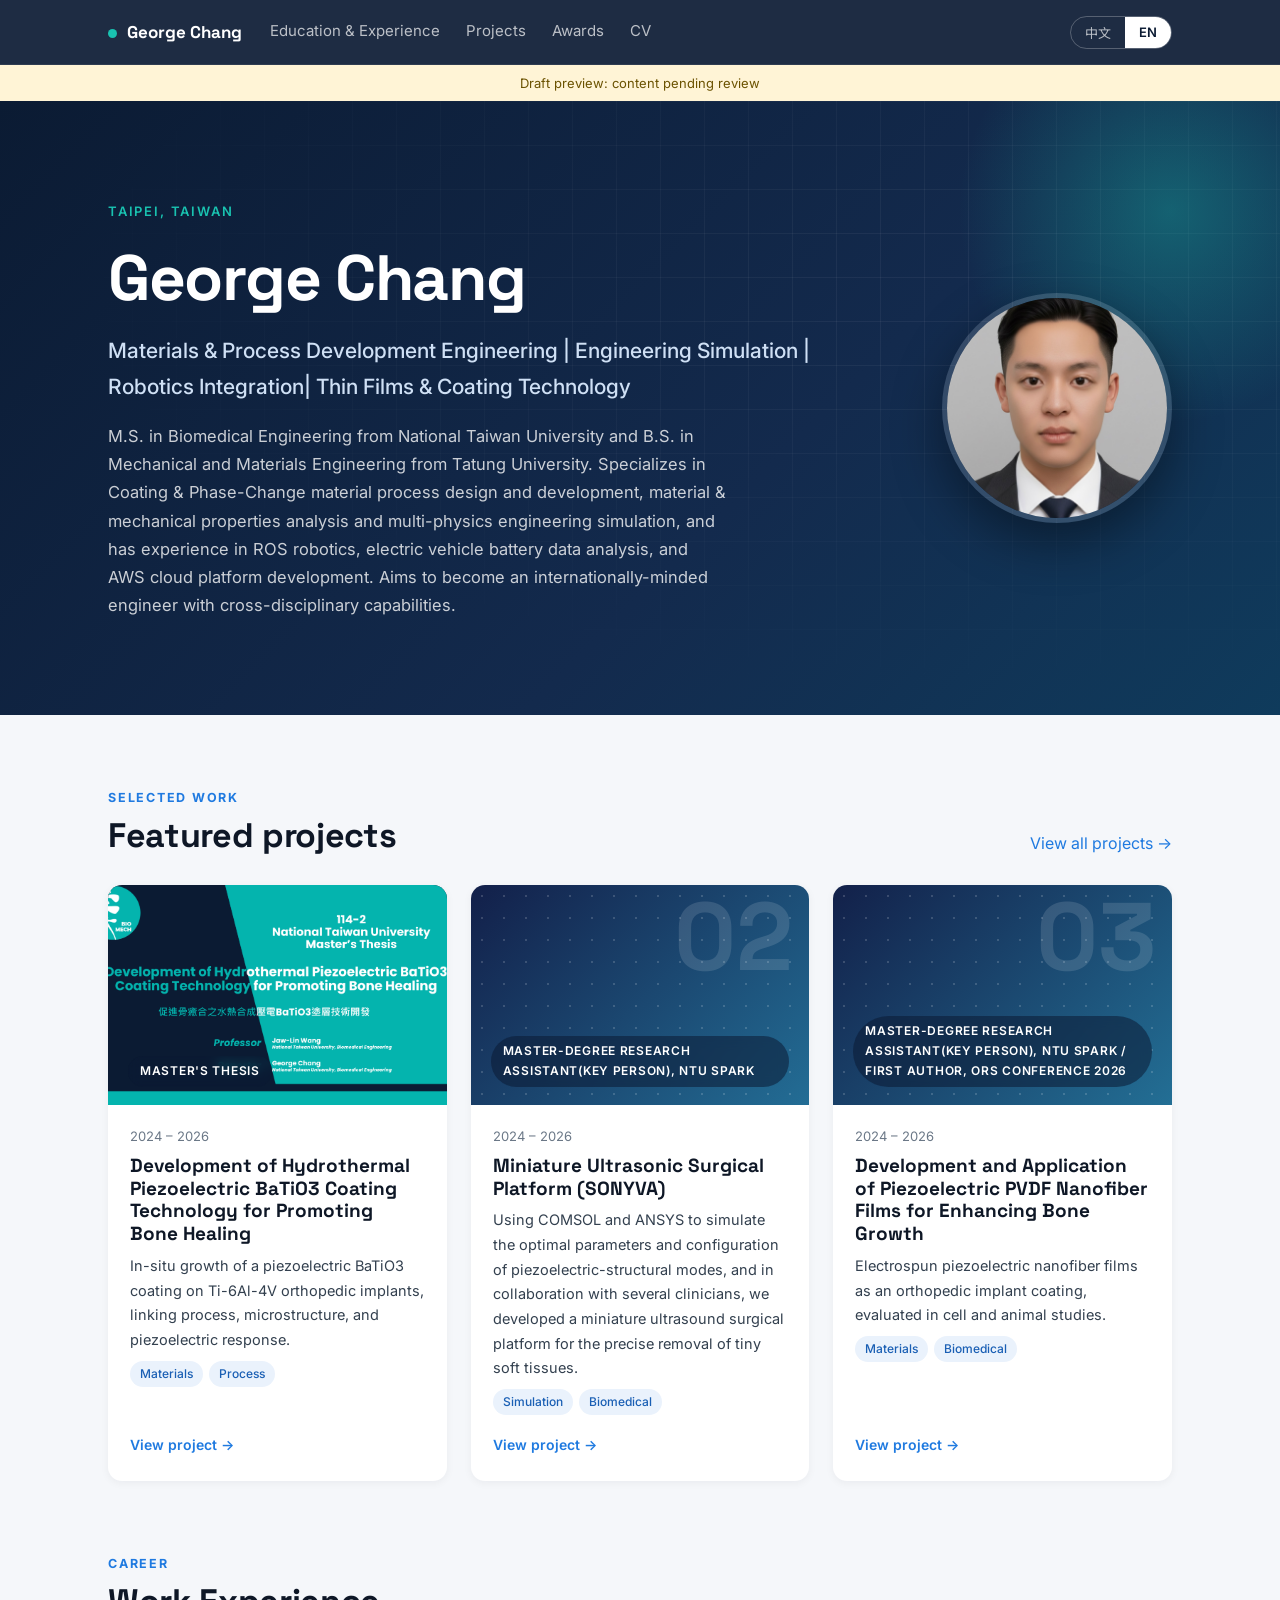
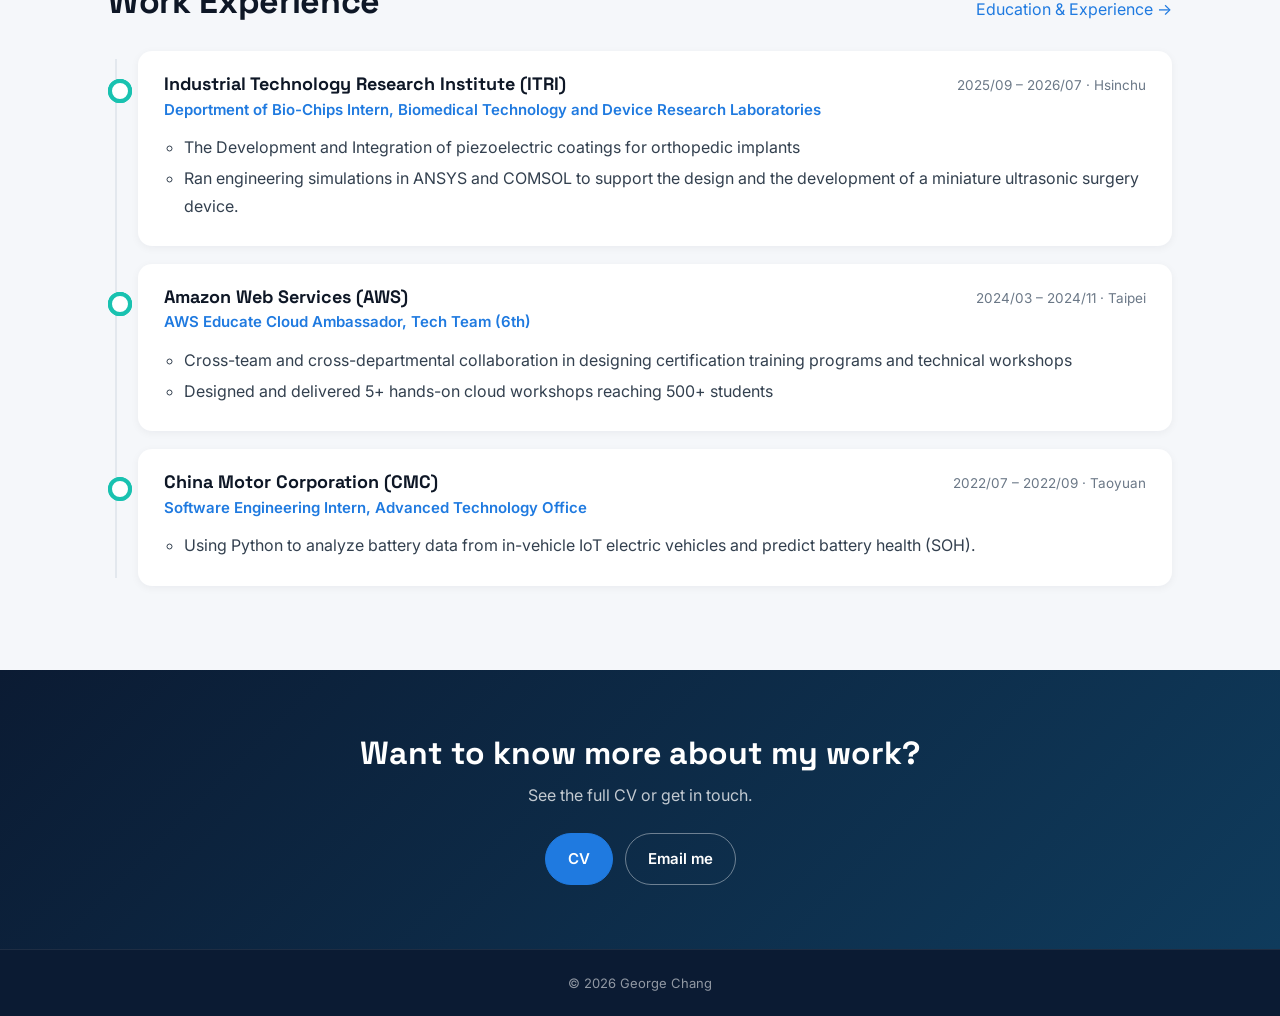
<file: index.html>
<!DOCTYPE html>
<html lang="en">
<head>
<meta charset="utf-8">
<meta name="viewport" content="width=device-width, initial-scale=1">
<title>George Chang 張家誌 | Materials & Process Development Engineer</title>
<link rel="icon" href="data:image/svg+xml,%3Csvg xmlns=%27http://www.w3.org/2000/svg%27 viewBox=%270 0 64 64%27%3E%3Crect width=%2764%27 height=%2764%27 rx=%2714%27 fill=%27%230b1b33%27/%3E%3Ccircle cx=%2732%27 cy=%2732%27 r=%2711%27 fill=%27%2319c2b0%27/%3E%3C/svg%3E">
<meta name="description" content="George Chang — materials and process development engineer. Coating process development, materials characterization, multiphysics simulation, and robotics.">
<meta property="og:title" content="George Chang | Materials & Process Development Engineer">
<meta property="og:description" content="Projects, experience, and CV of George Chang (張家誌).">
<meta property="og:type" content="website">
<link rel="preconnect" href="https://fonts.googleapis.com">
<link rel="preconnect" href="https://fonts.gstatic.com" crossorigin>
<link href="https://fonts.googleapis.com/css2?family=Inter:wght@400;500;600&family=Noto+Sans+TC:wght@400;500;700&family=Space+Grotesk:wght@500;700&display=swap" rel="stylesheet">
<link rel="stylesheet" href="assets/css/style.css">
</head>
<body>
<header class="top no-print"><div class="wrap">
  <a class="brand" href="#/" id="brand"></a>
  <nav id="nav"></nav>
  <div class="langsw" role="group" aria-label="Language">
    <button type="button" data-lang="zh">中文</button><button type="button" data-lang="en">EN</button>
  </div>
</div></header>
<div id="draft" class="draft no-print" hidden></div>
<main id="app"></main>
<footer class="foot no-print"><div class="wrap" id="foot"></div></footer>
<script src="assets/vendor/js-yaml.min.js"></script>
<script src="assets/js/labels.js"></script>
<script src="assets/vendor/marked.min.js"></script>
<script src="assets/js/app.js"></script>
</body>
</html>
</file>
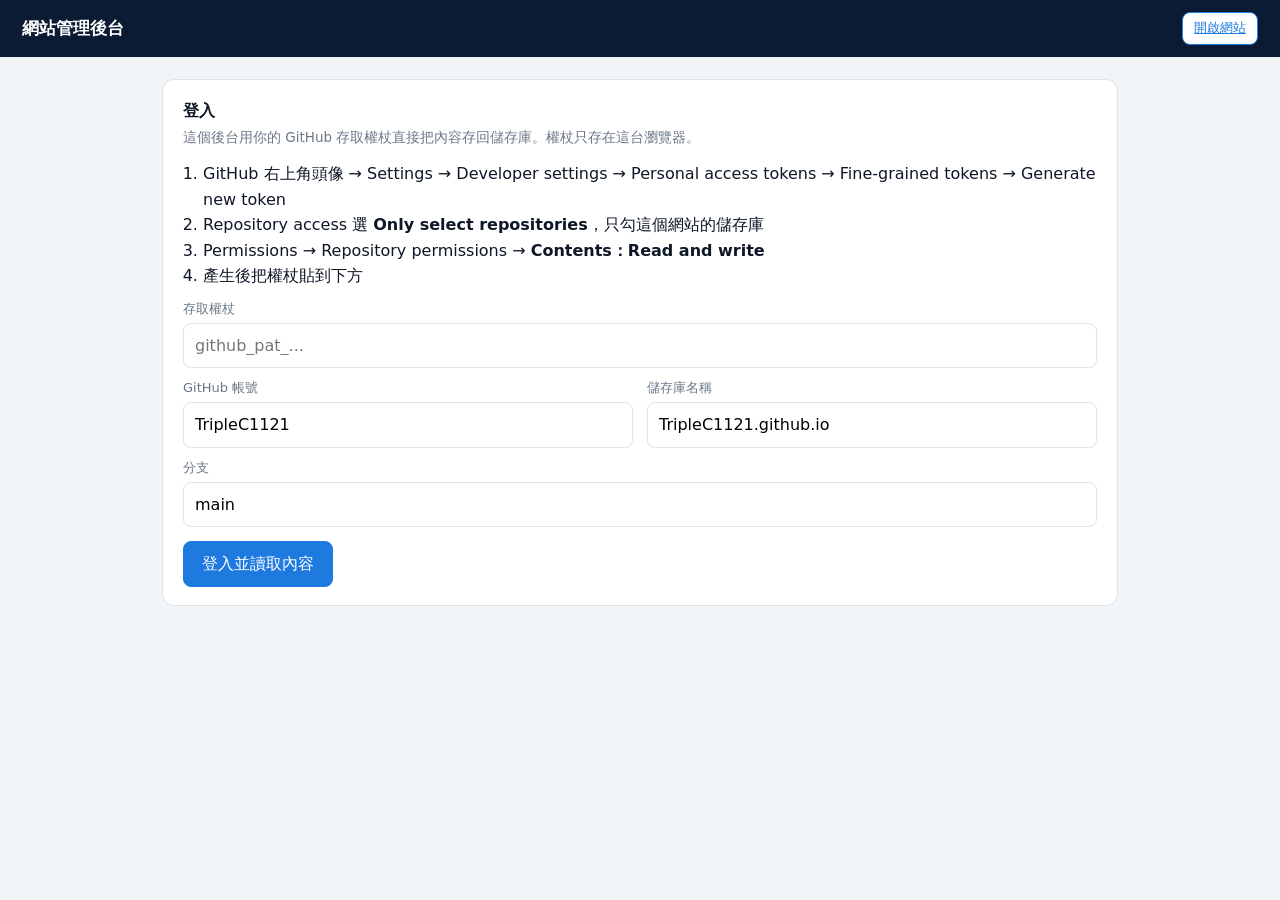
<file: admin.html>
<!DOCTYPE html>
<html lang="zh-Hant">
<head>
<meta charset="utf-8">
<meta name="viewport" content="width=device-width, initial-scale=1">
<meta name="robots" content="noindex">
<title>網站管理後台</title>
<style>
:root{--ink:#0e1726;--muted:#6b7887;--line:#dde3ea;--bg:#f2f5f8;--accent:#1f7ae0;--navy:#0b1b33;--ok:#12805c;--bad:#b3261e}
*{box-sizing:border-box}body{margin:0;font-family:"Noto Sans TC","PingFang TC","Microsoft JhengHei",system-ui,sans-serif;background:var(--bg);color:var(--ink);line-height:1.6}
header{position:sticky;top:0;z-index:9;background:var(--navy);color:#fff;display:flex;align-items:center;gap:14px;padding:12px 22px;flex-wrap:wrap}
header b{font-size:17px}header .sp{flex:1}#status{font-size:14px;color:#cfe0f5}
main{max-width:1000px;margin:0 auto;padding:22px}
.tabs{display:flex;gap:6px;flex-wrap:wrap;margin-bottom:18px}
.tabs button{font:inherit;padding:9px 18px;border-radius:999px;border:1px solid var(--line);background:#fff;cursor:pointer}
.tabs button.on{background:var(--navy);color:#fff;border-color:var(--navy)}
.box{background:#fff;border:1px solid var(--line);border-radius:12px;padding:18px 20px;margin-bottom:16px}
.box>h3{margin:0 0 4px;font-size:16px}.hint{color:var(--muted);font-size:13.5px;margin:0 0 12px}
label{display:block;font-size:13px;color:var(--muted);margin:10px 0 3px}
input[type=text],input[type=password],textarea,select{width:100%;font:inherit;padding:9px 11px;border:1px solid var(--line);border-radius:8px;background:#fff}
textarea{min-height:84px;resize:vertical}textarea.tall{min-height:260px;font-family:ui-monospace,Consolas,monospace;font-size:13.5px}
.two{display:grid;grid-template-columns:1fr 1fr;gap:14px}@media(max-width:700px){.two{grid-template-columns:1fr}}
.btn{font:inherit;padding:9px 18px;border-radius:8px;border:1px solid var(--accent);background:var(--accent);color:#fff;cursor:pointer}
.btn.w{background:#fff;color:var(--accent)}.btn.d{background:#fff;color:var(--bad);border-color:#e7b9b5}.btn.s{padding:5px 11px;font-size:13px}
.btn:disabled{opacity:.5;cursor:default}
.itemhead{display:flex;align-items:center;gap:8px;cursor:pointer}.itemhead b{flex:1}
.media{display:grid;grid-template-columns:repeat(auto-fill,minmax(210px,1fr));gap:12px;margin-top:12px}
.m{border:1px solid var(--line);border-radius:10px;overflow:hidden;background:#fafbfc}
.m .th{height:130px;background:#e9eef4 center/contain no-repeat;display:flex;align-items:center;justify-content:center;font-size:13px;color:var(--muted);word-break:break-all;padding:8px;text-align:center}
.m .in{padding:8px 10px}.m input{font-size:13px;padding:6px 8px;margin-bottom:5px}.m .row{display:flex;gap:5px;flex-wrap:wrap}
.m.cover{border:2px solid var(--accent)}
.drop{border:2px dashed #b9c6d6;border-radius:10px;padding:22px;text-align:center;color:var(--muted);background:#f8fafc;cursor:pointer}
.drop.over{border-color:var(--accent);background:#eaf2fc}
.chk{display:flex;align-items:center;gap:8px;margin:10px 0 0;color:var(--ink);font-size:14px}.chk input{width:auto}
.doc{margin-top:8px}.blk{border:1px solid var(--line);border-left:4px solid #b9c6d6;border-radius:10px;padding:10px 14px 14px;background:#fff}.blk.t-h{border-left-color:#0b1b33}.blk.t-image,.blk.t-video,.blk.t-file{border-left-color:#19c2b0}.blk.t-callout{border-left-color:#f2a93b}
.blk .bar{display:flex;align-items:center;gap:6px;margin-bottom:8px}.blk .ty{font-size:12px;font-weight:700;letter-spacing:.06em;color:var(--muted)}.blk.t-h input{font-weight:700;font-size:16px}
.ins{display:flex;align-items:center;gap:6px;flex-wrap:wrap;padding:6px 4px;opacity:.35;transition:opacity .15s;font-size:13px;color:var(--muted)}.ins:hover{opacity:1}
.grip{cursor:grab;font-size:18px;color:#8a97a6;padding:0 6px;user-select:none}.grip:active{cursor:grabbing}.blk.dropto{outline:2px dashed var(--accent);outline-offset:3px}
.m .fname{font-size:12px;color:var(--muted);word-break:break-all;margin-bottom:6px}
.layout{display:flex;gap:14px;flex-wrap:wrap;margin-top:10px}.ctl{flex:1;min-width:180px}.ctl label b{color:var(--ink)}.ctl input[type=range]{width:100%}
.minilabel{font-size:12px;color:var(--muted);margin:12px 0 4px}
.mini{border:1px dashed #b9c6d6;border-radius:8px;padding:10px;background:#fff}
.mfig .row{display:flex;gap:6px;align-items:flex-start}.mfig.pics .cell{flex:1 1 0;min-width:0}.mfig img{display:block;width:100%;height:auto;border-radius:6px}
.mfig.crop .row{display:grid;gap:6px}.mfig.crop.c2 .row{grid-template-columns:1fr 1fr}.mfig.crop.c3 .row{grid-template-columns:repeat(3,1fr)}
.pvrow{display:flex;gap:14px;flex-wrap:wrap;align-items:flex-start;margin:6px 0 10px}
.pv-card{width:240px;aspect-ratio:340/220;border-radius:10px}
.pv-hero{min-width:260px;aspect-ratio:1280/360;border-radius:10px;position:relative}.pv-hero span{position:absolute;left:10px;bottom:8px;color:#fff;font-size:12px;background:rgba(11,27,51,.6);padding:2px 8px;border-radius:999px}
ol.steps{padding-left:20px;margin:6px 0}code{background:#eef2f6;padding:1px 6px;border-radius:4px}
</style>
</head>
<body>
<header><b>網站管理後台</b><span id="status"></span><span class="sp"></span>
  <a class="btn w s" href="./" target="_blank">開啟網站</a>
  <button class="btn w s" id="preview" hidden title="開新視窗即時預覽尚未儲存的修改">即時預覽</button>
  <button class="btn" id="save" hidden>儲存並發布</button>
  <button class="btn w s" id="logout" hidden>登出</button>
</header>
<main id="main"></main>
<script src="assets/vendor/js-yaml.min.js"></script>
<script src="assets/js/labels.js"></script>
<script src="assets/js/admin.js"></script>
</body>
</html>
</file>
<file: assets/css/style.css>
:root{--ink:#0e1726;--body:#33404f;--muted:#6b7887;--line:#e3e8ee;--bg:#f5f7fa;--card:#fff;--navy:#0b1b33;--navy2:#132a4d;--accent:#1f7ae0;--accent2:#19c2b0;--warm:#f2a93b;--r:14px;--shadow:0 10px 30px rgba(14,23,38,.08)}
*{box-sizing:border-box}html{scroll-behavior:smooth}
body{margin:0;font-family:"Inter","Noto Sans TC","PingFang TC","Microsoft JhengHei",system-ui,sans-serif;color:var(--body);background:var(--bg);line-height:1.7;-webkit-font-smoothing:antialiased}
h1,h2,h3{font-family:"Space Grotesk","Noto Sans TC","PingFang TC","Microsoft JhengHei",sans-serif;color:var(--ink);line-height:1.2;margin:0}
a{color:var(--accent);text-decoration:none}a:hover{text-decoration:underline}
img{max-width:100%}
.wrap{max-width:1120px;margin:0 auto;padding:0 28px}
/* nav */
.top{position:sticky;top:0;z-index:20;background:rgba(11,27,51,.92);backdrop-filter:blur(10px);border-bottom:1px solid rgba(255,255,255,.08)}
.top .wrap{display:flex;align-items:center;gap:28px;height:64px}
.brand{font-family:"Space Grotesk","Noto Sans TC",sans-serif;font-weight:700;color:#fff;font-size:17px;white-space:nowrap}
.brand:hover{text-decoration:none}.brand i{display:inline-block;width:9px;height:9px;border-radius:50%;background:var(--accent2);margin-right:10px}
nav{display:flex;gap:26px;flex:1}
nav a{color:rgba(255,255,255,.7);font-size:15px;padding:6px 0;border-bottom:2px solid transparent}
nav a:hover{color:#fff;text-decoration:none}nav a.on{color:#fff;border-color:var(--accent2)}
.langsw{display:flex;border:1px solid rgba(255,255,255,.25);border-radius:999px;overflow:hidden}
.langsw button{background:none;border:0;color:rgba(255,255,255,.7);padding:6px 14px;font-size:13px;cursor:pointer;font-family:inherit}
.langsw button.on{background:#fff;color:var(--navy);font-weight:600}
.draft{background:#fff4d6;color:#6b5200;text-align:center;padding:7px 16px;font-size:13px}
/* buttons */
.btn{display:inline-flex;align-items:center;gap:8px;padding:12px 22px;border-radius:999px;border:1.5px solid var(--accent);background:var(--accent);color:#fff;font-size:15px;font-weight:600;cursor:pointer;font-family:inherit;transition:transform .15s,box-shadow .15s}
.btn:hover{text-decoration:none;transform:translateY(-1px);box-shadow:0 6px 18px rgba(31,122,224,.35)}
.btn.line{background:transparent;border-color:rgba(255,255,255,.4);color:#fff}.btn.line:hover{box-shadow:none;border-color:#fff}
.btn.soft{background:#fff;color:var(--accent);border-color:var(--line)}
/* hero */
.hero{position:relative;background:linear-gradient(135deg,var(--navy) 0%,var(--navy2) 60%,#0f3b5c 100%);color:#fff;overflow:hidden}
.hero:before{content:"";position:absolute;inset:0;background-image:linear-gradient(rgba(255,255,255,.05) 1px,transparent 1px),linear-gradient(90deg,rgba(255,255,255,.05) 1px,transparent 1px);background-size:44px 44px;mask-image:radial-gradient(ellipse at 75% 30%,#000 10%,transparent 70%);-webkit-mask-image:radial-gradient(ellipse at 75% 30%,#000 10%,transparent 70%)}
.hero:after{content:"";position:absolute;right:-120px;top:-120px;width:460px;height:460px;border-radius:50%;background:radial-gradient(circle,rgba(25,194,176,.35),transparent 65%)}
.hero .wrap{position:relative;z-index:1;display:grid;grid-template-columns:1fr auto;gap:48px;align-items:center;padding-top:96px;padding-bottom:96px}
.eyebrow{display:inline-block;font-size:13px;letter-spacing:.14em;text-transform:uppercase;color:var(--accent2);font-weight:600;margin-bottom:18px}
.hero h1{color:#fff;font-size:clamp(38px,6vw,64px);letter-spacing:-.02em}
.hero .role{font-size:clamp(17px,2.2vw,21px);color:#cfe0f5;margin:16px 0 18px;font-weight:500}
.hero p.sum{max-width:620px;color:rgba(255,255,255,.78);font-size:16.5px;margin:0}
.hero .actions{display:flex;gap:12px;flex-wrap:wrap;margin-top:30px}
.portrait{width:230px;height:230px;border-radius:50%;object-fit:cover;border:5px solid rgba(255,255,255,.14);box-shadow:0 20px 50px rgba(0,0,0,.4)}
.portrait.ph{display:flex;align-items:center;justify-content:center;background:rgba(255,255,255,.07);font-family:"Space Grotesk",sans-serif;font-size:72px;font-weight:700;color:rgba(255,255,255,.55)}
/* stats */
.stats{display:grid;grid-template-columns:repeat(auto-fit,minmax(220px,1fr));gap:18px;margin-top:-46px;position:relative;z-index:2}
.stat{background:var(--card);border-radius:var(--r);padding:22px 24px;box-shadow:var(--shadow);border-top:3px solid var(--accent2)}
.stat b{display:block;font-family:"Space Grotesk","Noto Sans TC",sans-serif;font-size:28px;color:var(--ink);line-height:1.2}
.stat span{font-size:14px;color:var(--muted)}
/* sections */
section.block{padding:72px 0 0}
.sec-head{display:flex;justify-content:space-between;align-items:flex-end;gap:16px;margin-bottom:28px}
.sec-head h2{font-size:clamp(26px,3.4vw,34px);letter-spacing:-.01em}
.sec-head .k{display:block;font-size:12.5px;letter-spacing:.14em;text-transform:uppercase;color:var(--accent);font-weight:700;margin-bottom:8px}
.page-head{background:linear-gradient(135deg,var(--navy),var(--navy2));color:#fff;padding:56px 0 60px}
.page-head h1{color:#fff;font-size:clamp(32px,5vw,46px)}.page-head p{color:rgba(255,255,255,.75);margin:10px 0 0;max-width:680px}
/* project cards */
.grid{display:grid;grid-template-columns:repeat(auto-fill,minmax(310px,1fr));gap:24px}
.grid.feat{grid-template-columns:repeat(6,1fr)}
.grid.feat .card{grid-column:span 2}
.card{display:flex;flex-direction:column;background:var(--card);border-radius:var(--r);overflow:hidden;color:var(--body);box-shadow:0 2px 8px rgba(14,23,38,.05);transition:transform .2s,box-shadow .2s}
.card:hover{text-decoration:none;transform:translateY(-4px);box-shadow:var(--shadow)}
.cover{position:relative;height:200px;background-size:cover;background-position:center;display:flex;align-items:flex-end;padding:18px 20px;color:#fff;overflow:hidden}
.grid.feat .cover{height:220px}
.cover.gen:before{content:"";position:absolute;inset:0;background-image:radial-gradient(rgba(255,255,255,.16) 1.5px,transparent 1.5px);background-size:22px 22px}
.cover.gen .num{position:absolute;right:16px;top:4px;font-family:"Space Grotesk",sans-serif;font-size:96px;font-weight:700;color:rgba(255,255,255,.13);line-height:1}
.cover .chip{position:relative;font-size:12px;font-weight:600;letter-spacing:.06em;text-transform:uppercase;background:rgba(11,27,51,.55);backdrop-filter:blur(6px);padding:5px 12px;border-radius:999px}
.card .body{padding:20px 22px 24px;display:flex;flex-direction:column;gap:8px;flex:1}
.card h3{font-size:19px}.card .when{font-size:13px;color:var(--muted)}.card p{margin:0;font-size:14.5px}
.card .go{margin-top:auto;padding-top:10px;font-size:14px;font-weight:600;color:var(--accent)}
.tags{display:flex;gap:6px;flex-wrap:wrap}
.tag{font-size:12px;padding:3px 10px;border-radius:999px;background:#eaf2fc;color:#1a5fb4;font-weight:500}
.filters{display:flex;gap:8px;flex-wrap:wrap;margin:0 0 28px}
.filters button{font-family:inherit;font-size:14px;padding:8px 18px;border-radius:999px;border:1px solid var(--line);background:#fff;color:var(--body);cursor:pointer}
.filters button.on{background:var(--navy);border-color:var(--navy);color:#fff}
/* timeline */
.tl{position:relative;margin:0;padding:0 0 0 30px;list-style:none}
.tl:before{content:"";position:absolute;left:7px;top:8px;bottom:8px;width:2px;background:var(--line)}
.tl li{position:relative;background:var(--card);border-radius:var(--r);padding:22px 26px;margin-bottom:18px;box-shadow:0 2px 8px rgba(14,23,38,.05)}
.tl li:before{content:"";position:absolute;left:-30px;top:28px;width:16px;height:16px;border-radius:50%;background:#fff;border:4px solid var(--accent2)}
.tl .row{display:flex;justify-content:space-between;gap:16px;flex-wrap:wrap;align-items:baseline}
.tl h3{font-size:18px}.tl .role{color:var(--accent);font-weight:600;font-size:15px;margin-top:2px}
.tl .when{font-size:13.5px;color:var(--muted);white-space:nowrap}
.tl ul{margin:12px 0 0;padding-left:20px}.tl ul li{all:unset;display:list-item;margin:4px 0}
.cols{display:grid;grid-template-columns:1.5fr 1fr;gap:40px;align-items:start}
.panel{background:var(--card);border-radius:var(--r);padding:26px 28px;box-shadow:0 2px 8px rgba(14,23,38,.05)}
.panel h3{font-size:14px;letter-spacing:.1em;text-transform:uppercase;color:var(--muted);margin-bottom:14px}
.skill{margin-bottom:18px}.skill b{display:block;color:var(--ink);margin-bottom:8px;font-size:15px}
.skill .tags .tag{background:#f0f3f7;color:var(--body);font-size:13px;padding:4px 12px}
.pubs{margin:0;padding-left:20px}.pubs li{margin:8px 0}
/* project detail */
.phero{position:relative;min-height:340px;display:flex;align-items:flex-end;color:#fff;background-size:cover;background-position:center}
.phero.plain{background:linear-gradient(135deg,var(--navy),var(--navy2))!important}
.phero:after{content:"";position:absolute;inset:0;background:linear-gradient(180deg,rgba(11,27,51,.25),rgba(11,27,51,.88))}
.phero .wrap{position:relative;z-index:1;width:100%;padding-top:40px;padding-bottom:36px}
.phero h1{color:#fff;font-size:clamp(30px,4.6vw,46px);margin:12px 0 10px}.phero .meta{color:rgba(255,255,255,.8)}
.phero a.back{color:rgba(255,255,255,.8);font-size:14px}
.md{background:var(--card);border-radius:var(--r);padding:14px 34px 30px;box-shadow:0 2px 8px rgba(14,23,38,.05)}
.md h2{font-size:21px;margin:30px 0 10px;padding-left:14px;border-left:4px solid var(--accent2)}
.md blockquote{margin:18px 0;padding:12px 18px;background:#fff8e6;border-left:4px solid var(--warm);border-radius:6px;color:#6b5200}.md blockquote p{margin:0}
.md ul{padding-left:22px}.md li{margin:5px 0}
.side dl{margin:0}.side dt{font-size:12.5px;color:var(--muted);letter-spacing:.06em;text-transform:uppercase;margin-top:14px}.side dt:first-child{margin-top:0}.side dd{margin:2px 0 0;color:var(--ink);font-weight:500}
.files a{display:flex;align-items:center;gap:10px;padding:11px 14px;border:1px solid var(--line);border-radius:10px;margin-top:8px;color:var(--ink);font-size:14.5px;word-break:break-all}
.files a:before{content:"↓";display:inline-flex;align-items:center;justify-content:center;width:26px;height:26px;border-radius:50%;background:#eaf2fc;color:var(--accent);font-weight:700;flex:none}
.gallery{display:grid;grid-template-columns:repeat(auto-fill,minmax(240px,1fr));gap:14px}
.gallery figure{margin:0;border-radius:12px;overflow:hidden;background:#fff;box-shadow:0 2px 8px rgba(14,23,38,.06);cursor:zoom-in}
.gallery img,.gallery video{display:block;width:100%;height:190px;object-fit:cover}
.gallery figcaption{padding:8px 12px;font-size:13px;color:var(--muted)}
.embed{position:relative;padding-top:56.25%;border-radius:var(--r);overflow:hidden;margin-bottom:18px}.embed iframe{position:absolute;inset:0;width:100%;height:100%;border:0}
.lightbox{position:fixed;inset:0;z-index:50;background:rgba(5,10,20,.92);display:flex;align-items:center;justify-content:center;padding:30px;cursor:zoom-out}
.lightbox img{max-width:100%;max-height:100%;border-radius:8px}
.md hr{border:0;border-top:1px solid var(--line);margin:28px 0}
.md figure{margin:22px 0}.md figure img,.md figure video{display:block;max-width:100%;border-radius:10px;cursor:zoom-in}.md figure video{cursor:auto;background:#000}
/* images: original proportions by default (no cropping); several images in one block share one row height */
.md figure.pics .row{display:flex;gap:10px;align-items:flex-start}
.md figure.pics .cell{flex:1 1 0;min-width:0}
.md figure.pics img{width:100%;height:auto}
.md figure.crop .row{display:grid;gap:10px}.md figure.crop.c2 .row{grid-template-columns:1fr 1fr}.md figure.crop.c3 .row{grid-template-columns:repeat(3,1fr)}
.md figure.crop img{width:100%;height:auto;object-fit:cover}
.md figure.vid video{width:100%;height:auto}
.md figcaption{text-align:center;font-size:13.5px;color:var(--muted);margin-top:8px}.md .embed{margin:0}
.filelink{display:flex;align-items:center;justify-content:space-between;gap:12px;padding:14px 18px;border:1px solid var(--line);border-radius:10px;margin:14px 0;color:var(--ink);font-weight:500;background:#fafbfc}
.filelink:hover{text-decoration:none;border-color:var(--accent);background:#f2f7fd}.filelink em{font-style:normal;font-size:12px;font-weight:700;color:var(--accent);background:#eaf2fc;padding:3px 10px;border-radius:999px}
.awards{display:grid;gap:14px}.award{display:grid;grid-template-columns:130px 1fr;gap:20px;background:var(--card);border-radius:var(--r);padding:22px 26px;box-shadow:0 2px 8px rgba(14,23,38,.05);border-left:4px solid var(--warm)}
.award .yr{font-family:"Space Grotesk",sans-serif;font-weight:700;color:var(--ink);font-size:17px}.award h3{font-size:18px}.award .org{color:var(--accent);font-weight:600;font-size:14.5px;margin-top:2px}.award p{margin:8px 0 0;font-size:14.5px}
@media(max-width:640px){.award{grid-template-columns:1fr;gap:6px}.md figure.n2>div,.md figure.n3>div{grid-template-columns:1fr}}
/* project page: compact facts under the title, full-width article */
.wrap.narrow{max-width:940px}
.phero .facts{display:flex;flex-wrap:wrap;align-items:center;gap:8px 14px;margin-top:18px;font-size:14px;color:rgba(255,255,255,.88)}
.phero .facts .f{display:inline-flex;align-items:center;gap:14px}.phero .facts .f:after{content:"";width:4px;height:4px;border-radius:50%;background:rgba(255,255,255,.5)}
.phero .facts .tag{background:rgba(255,255,255,.14);color:#fff}
/* two-column pages */
.cols2{display:grid;grid-template-columns:1fr 1fr;gap:40px;align-items:start}
.skillrow{display:grid;grid-template-columns:repeat(auto-fit,minmax(230px,1fr));gap:18px}
.skillcard{background:var(--card);border-radius:var(--r);padding:20px 22px;box-shadow:0 2px 8px rgba(14,23,38,.05);border-top:3px solid var(--accent2)}
.skillcard b{display:block;color:var(--ink);margin-bottom:10px;font-size:15.5px}.skillcard .tag{background:#f0f3f7;color:var(--body);font-size:13px;padding:4px 12px}
.sec-head .count{display:inline-flex;align-items:center;justify-content:center;min-width:30px;height:30px;padding:0 8px;border-radius:999px;background:#eaf2fc;color:var(--accent);font-size:15px;vertical-align:middle;margin-left:6px}
.cols2 .award{grid-template-columns:96px 1fr;padding:18px 20px;gap:14px}.cols2 .award h3{font-size:16.5px}
.pubs2{display:grid;gap:14px}.pub{display:flex;gap:14px;background:var(--card);border-radius:var(--r);padding:18px 20px;box-shadow:0 2px 8px rgba(14,23,38,.05);border-left:4px solid var(--accent);font-size:14.5px}
.pub .n{font-family:"Space Grotesk",sans-serif;font-weight:700;color:var(--accent);flex:none}
.draft.preview{background:#e6f7f4;color:#0b5c52}
@media(max-width:860px){.cols2{grid-template-columns:1fr}}
@media(max-width:640px){.md figure{width:100%!important}.md figure.pics .row{flex-direction:column}.md figure.pics .cell{flex:none!important;width:100%}.md figure.crop .row{grid-template-columns:1fr!important}}
/* cta + footer */
.cta{margin-top:84px;background:linear-gradient(135deg,var(--navy),#0f3b5c);color:#fff;padding:64px 0;text-align:center}
.cta h2{color:#fff;font-size:clamp(24px,3.4vw,32px);margin-bottom:10px}.cta p{color:rgba(255,255,255,.75);margin:0 0 24px}
.cta .actions{display:flex;gap:12px;justify-content:center;flex-wrap:wrap}
.foot{background:var(--navy);color:rgba(255,255,255,.55);font-size:13px;padding:22px 0;text-align:center;border-top:1px solid rgba(255,255,255,.08)}
.foot a{color:rgba(255,255,255,.8)}
.pad{padding:48px 0 0}.end{height:84px}
/* CV page */
.cvbar{display:flex;gap:12px;flex-wrap:wrap;align-items:center;margin-bottom:18px}
.cv{background:#fff;border-radius:6px;box-shadow:var(--shadow);padding:48px 56px;font-size:14px;line-height:1.5;color:#111;max-width:860px;margin:0 auto}
.cv h1{font-size:26px;text-align:center}.cv .contact{text-align:center;color:#444;margin:6px 0 4px}
.cv h2{font-size:14px;letter-spacing:.08em;text-transform:uppercase;margin:18px 0 6px;padding-bottom:3px;border-bottom:1.5px solid #111}
.cv .e{margin-bottom:8px}.cv .e .row{display:flex;justify-content:space-between;gap:12px}.cv ul{margin:2px 0 0;padding-left:18px}
@media(max-width:860px){.hero .wrap{grid-template-columns:1fr;padding-top:56px;padding-bottom:80px}.portrait{width:150px;height:150px;order:-1}.portrait.ph{font-size:48px}.cols{grid-template-columns:1fr}.grid.feat{grid-template-columns:1fr}.grid.feat .card,.grid.feat .card:first-child,.grid.feat .card:nth-child(2){grid-column:auto}.grid.feat .card:first-child .cover{height:200px}nav{gap:16px;overflow-x:auto}.top .wrap{gap:14px}.brand span{display:none}.cv{padding:24px}.md{padding:8px 20px 22px}}
@media print{@page{size:A4;margin:12mm}.no-print{display:none!important}body{background:#fff}.wrap{max-width:none;padding:0}.pad{padding:0}.cv{box-shadow:none;padding:0;font-size:10pt;max-width:none}.cv a{color:#000}}
</file>
